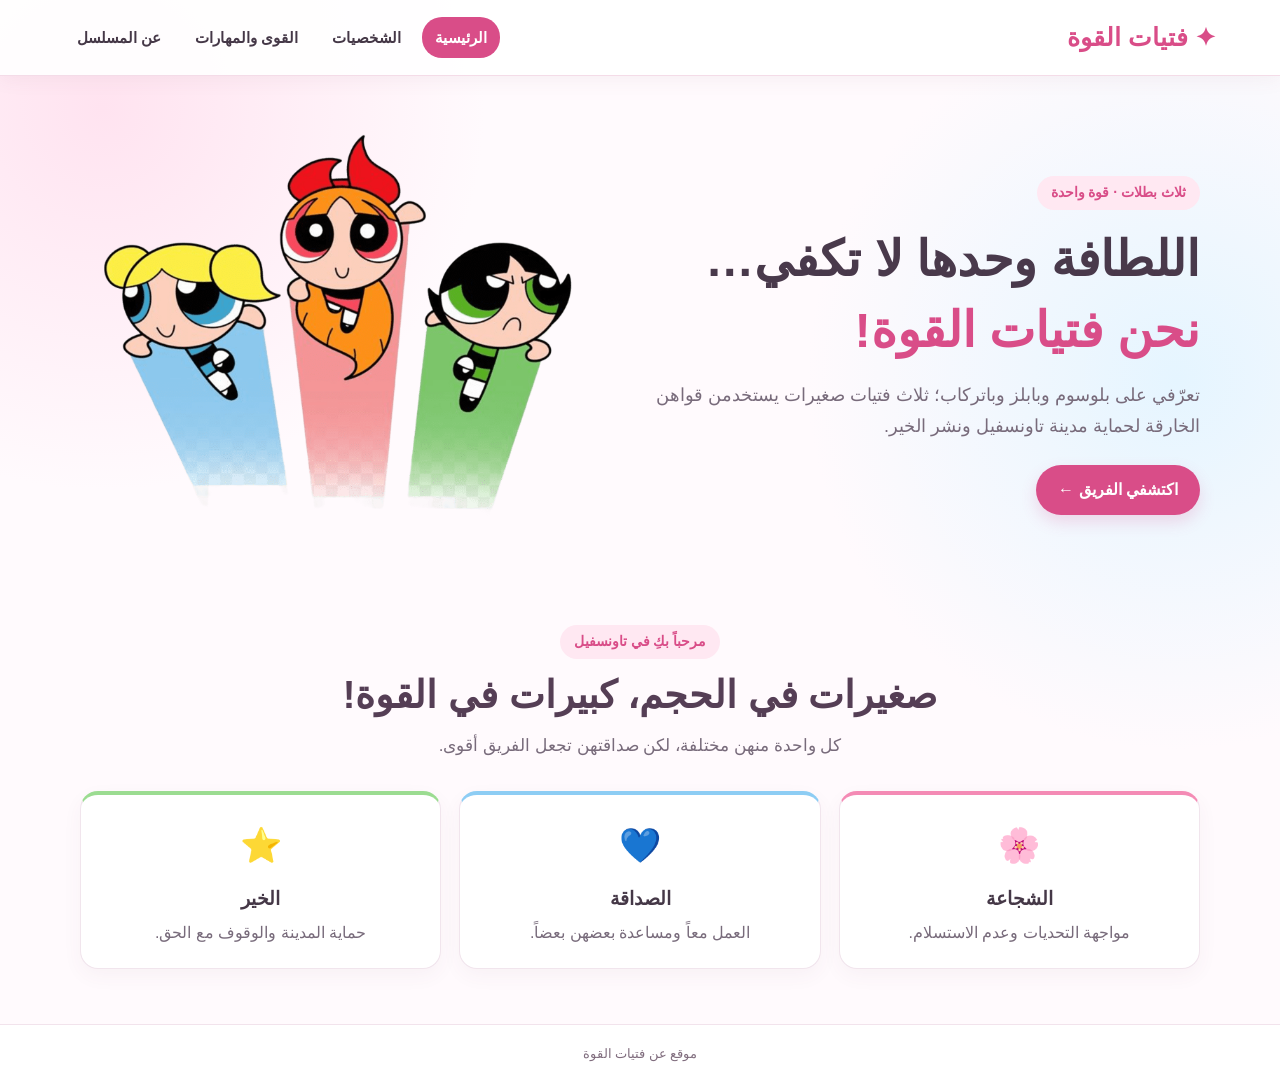
<file: index.html>
<!doctype html>
<html lang="ar" dir="rtl">
<head>
  <meta charset="utf-8">
  <meta name="viewport" content="width=device-width, initial-scale=1">
  <title>فتيات القوة | الرئيسية</title>
  <link rel="stylesheet" href="css/style.css">
</head>
<body>

  <header class="site-header">
    <a class="logo" href="index.html">✦ فتيات القوة</a>
    <nav class="main-nav">
      <a class="active" href="index.html">الرئيسية</a>
      <a href="girls.html">الشخصيات</a>
      <a href="powers.html">القوى والمهارات</a>
      <a href="about.html">عن المسلسل</a>
    </nav>
  </header>

  <main>
    <section class="hero page-width">
  <div class="hero-copy">
    <span class="tag">ثلاث بطلات · قوة واحدة</span>
    <h1>اللطافة وحدها لا تكفي…<br><span>نحن فتيات القوة!</span></h1>
    <p>تعرّفي على بلوسوم وبابلز وباتركاب؛ ثلاث فتيات صغيرات يستخدمن قواهن الخارقة لحماية مدينة تاونسفيل ونشر الخير.</p>
    <a class="primary-button" href="girls.html">اكتشفي الفريق ←</a>
  </div>
  
  <div class="art">
    <img src="img/powerpuff.png" alt="فتيات القوة" class="art-image">
  </div>
</section>

    <section class="page-width welcome">
      <div class="section-heading">
        <span class="tag">مرحباً بكِ في تاونسفيل</span>
        <h2>صغيرات في الحجم، كبيرات في القوة!</h2>
        <p>كل واحدة منهن مختلفة، لكن صداقتهن تجعل الفريق أقوى.</p>
      </div>
      <div class="mini-cards">
        <article class="mini-card pink-card">
          <span>🌸</span>
          <h3>الشجاعة</h3>
          <p>مواجهة التحديات وعدم الاستسلام.</p>
        </article>
        <article class="mini-card blue-card">
          <span>💙</span>
          <h3>الصداقة</h3>
          <p>العمل معاً ومساعدة بعضهن بعضاً.</p>
        </article>
        <article class="mini-card green-card">
          <span>⭐</span>
          <h3>الخير</h3>
          <p>حماية المدينة والوقوف مع الحق.</p>
        </article>
      </div>
    </section>
  </main>

  <footer>
     موقع  عن فتيات القوة   
  </footer>

</body>
</html>
</file>
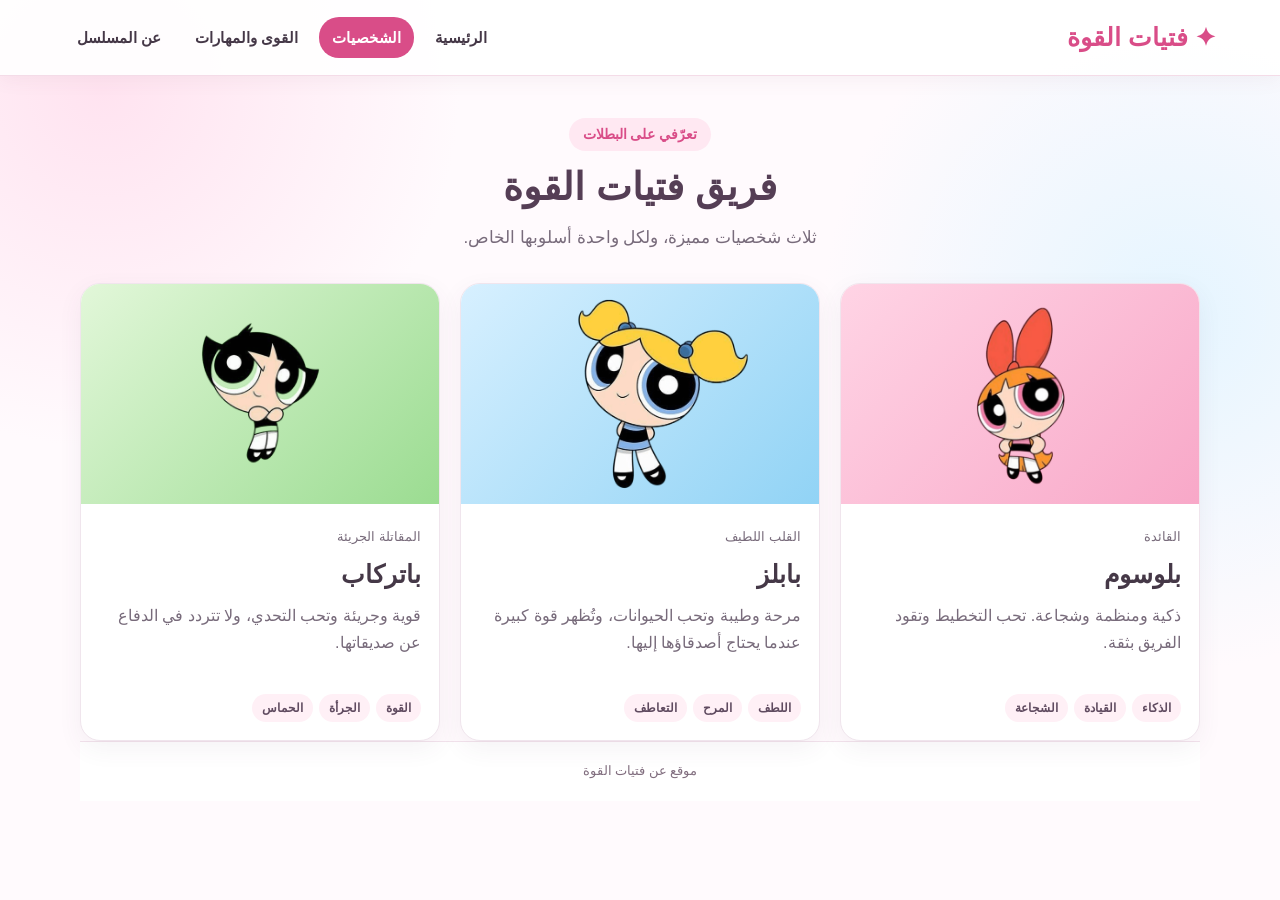
<file: girls.html>
<!doctype html>
<html lang="ar" dir="rtl">
<head>
  <meta charset="utf-8">
  <meta name="viewport" content="width=device-width, initial-scale=1">
  <title>فتيات القوة | الشخصيات</title>
  <link rel="stylesheet" href="css/style.css">
</head>
<body>

  <header class="site-header">
    <a class="logo" href="index.html">✦ فتيات القوة</a>
    <nav class="main-nav">
      <a href="index.html">الرئيسية</a>
      <a class="active" href="girls.html">الشخصيات</a>
      <a href="powers.html">القوى والمهارات</a>
      <a href="about.html">عن المسلسل</a>
    </nav>
  </header>

  <main class="page-width inner-page">
    <div class="section-heading">
      <span class="tag">تعرّفي على البطلات</span>
      <h1>فريق فتيات القوة</h1>
      <p>ثلاث شخصيات مميزة، ولكل واحدة أسلوبها الخاص.</p>
    </div>

<section class="character-grid">

    <article class="character-card">
        <div class="character-art art-pink">
            <img src="img/Blossom_.png" alt="بلوسوم">
        </div>
        <div class="character-info">
            <small>القائدة</small>
            <h2>بلوسوم</h2>
            <p>ذكية ومنظمة وشجاعة. تحب التخطيط وتقود الفريق بثقة.</p>
            <div class="traits">
                <b>الذكاء</b>
                <b>القيادة</b>
                <b>الشجاعة</b>
            </div>
        </div>
    </article>

    <article class="character-card">
        <div class="character-art art-blue">
            <img src="img/bubbles.png" alt="بابلز">
        </div>
        <div class="character-info">
            <small>القلب اللطيف</small>
            <h2>بابلز</h2>
            <p>مرحة وطيبة وتحب الحيوانات، وتُظهر قوة كبيرة عندما يحتاج أصدقاؤها إليها.</p>
            <div class="traits">
                <b>اللطف</b>
                <b>المرح</b>
                <b>التعاطف</b>
            </div>
        </div>
    </article>

    <article class="character-card">
        <div class="character-art art-green">
            <img src="img/buttercup.png" alt="باتركاب">
        </div>
        <div class="character-info">
            <small>المقاتلة الجريئة</small>
            <h2>باتركاب</h2>
            <p>قوية وجريئة وتحب التحدي، ولا تتردد في الدفاع عن صديقاتها.</p>
            <div class="traits">
                <b>القوة</b>
                <b>الجرأة</b>
                <b>الحماس</b>
            </div>
        </div>
    </article>

</section>


 
  <footer>
     موقع  عن فتيات القوة   
  </footer>

</body>
</html>
</file>
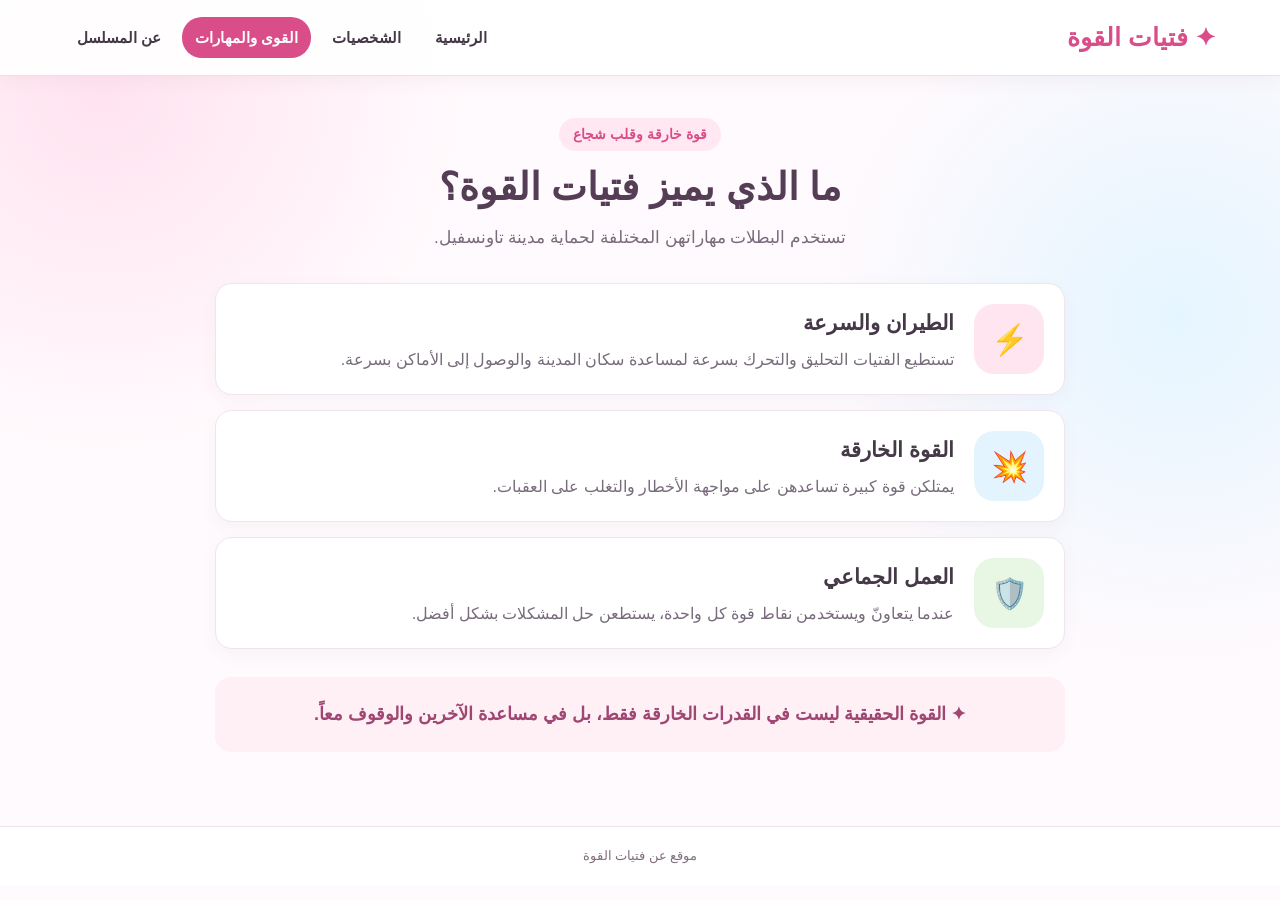
<file: powers.html>
<!doctype html>
<html lang="ar" dir="rtl">
<head>
  <meta charset="utf-8">
  <meta name="viewport" content="width=device-width, initial-scale=1">
  <title>فتيات القوة | القوى والمهارات</title>
  <link rel="stylesheet" href="css/style.css">
</head>
<body>

  <header class="site-header">
    <a class="logo" href="index.html">✦ فتيات القوة</a>
    <nav class="main-nav">
      <a href="index.html">الرئيسية</a>
      <a href="girls.html">الشخصيات</a>
      <a class="active" href="powers.html">القوى والمهارات</a>
      <a href="about.html">عن المسلسل</a>
    </nav>
  </header>

  <main class="page-width inner-page">
    <div class="section-heading">
      <span class="tag">قوة خارقة وقلب شجاع</span>
      <h1>ما الذي يميز فتيات القوة؟</h1>
      <p>تستخدم البطلات مهاراتهن المختلفة لحماية مدينة تاونسفيل.</p>
    </div>

    <section class="power-list">
      <article class="power-row">
        <div class="power-icon pink-bg">⚡</div>
        <div>
          <h2>الطيران والسرعة</h2>
          <p>تستطيع الفتيات التحليق والتحرك بسرعة لمساعدة سكان المدينة والوصول إلى الأماكن بسرعة.</p>
        </div>
      </article>

      <article class="power-row">
        <div class="power-icon blue-bg">💥</div>
        <div>
          <h2>القوة الخارقة</h2>
          <p>يمتلكن قوة كبيرة تساعدهن على مواجهة الأخطار والتغلب على العقبات.</p>
        </div>
      </article>

      <article class="power-row">
        <div class="power-icon green-bg">🛡️</div>
        <div>
          <h2>العمل الجماعي</h2>
          <p>عندما يتعاونّ ويستخدمن نقاط قوة كل واحدة، يستطعن حل المشكلات بشكل أفضل.</p>
        </div>
      </article>
    </section>

    <aside class="quote-card">
      ✦ القوة الحقيقية ليست في القدرات الخارقة فقط، بل في مساعدة الآخرين والوقوف معاً.
    </aside>
  </main>

  
  <footer>
     موقع  عن فتيات القوة   
  </footer>

</body>
</html>
</file>
<file: css/style.css>
/* =====================================
   1. عمل متغير الاوان
   ===================================== */
:root {
  --pink: #f48bb5;
  --pink-dark: #d94d88;
  --blue: #8dcdf4;
  --green: #9bdc91;
  --ink: #453847;
  --muted: #786b7b;
}

* {
  box-sizing: border-box;
}

html {
  scroll-behavior: smooth;
}

body {
  min-height: 100vh;
  margin: 0;
  color: var(--ink);
  background:
    radial-gradient(circle at 8% 10%, #ffe3f0 0, transparent 25%),
    radial-gradient(circle at 92% 35%, #e5f5ff 0, transparent 27%),
    #fffafd;
  font-family: Tahoma, Arial, sans-serif;
  line-height: 1.7;
}

.site-header {
  display: flex;
  justify-content: space-between;
  align-items: center;
  flex-wrap: wrap;
  gap: 14px;
  padding: 16px 5%;
  background: #ffffffed;
  border-bottom: 1px solid #f4dce8;
  box-shadow: 0 4px 18px #7b4b6710;
}

.logo {
  color: var(--pink-dark);
  font-size: 25px;
  font-weight: bold;
  text-decoration: none;
  white-space: nowrap;
}

.main-nav {
  display: flex;
  justify-content: center;
  align-items: center;
  flex-wrap: wrap;
  gap: 8px;
}

.main-nav a {
  padding: 8px 13px;
  color: var(--ink);
  border-radius: 20px;
  font-size: 15px;
  font-weight: bold;
  text-decoration: none;
  transition: 0.2s ease;
}

.main-nav a:hover,
.main-nav a.active {
  color: white;
  background: var(--pink-dark);
}

.page-width {
  width: min(1120px, 90%);
  margin: 0 auto;
}

.inner-page {
  min-height: calc(100vh - 150px);
  padding: 42px 0 55px;
}

.tag {
  display: inline-block;
  padding: 5px 14px;
  color: var(--pink-dark);
  background: #ffe8f2;
  border-radius: 30px;
  font-size: 14px;
  font-weight: bold;
}

.section-heading {
  margin: 0 auto 30px;
  text-align: center;
}

.section-heading h1,
.section-heading h2 {
  margin: 10px 0;
  color: #553e55;
  font-size: clamp(26px, 4vw, 38px);
  line-height: 1.4;
}

.section-heading p {
  margin: 0;
  color: var(--muted);
  font-size: 17px;
}

.art .art-image {
  width: 100%;
  max-width: 520px; 
  height: auto;
  border-radius: 24px; 
  display: block;
  margin: 0 auto;
  object-fit: cover;
}

.hero {
  display: grid;
  grid-template-columns: 1.05fr 0.95fr;
  align-items: center;
  gap: 35px;
  min-height: 440px;
  padding: 35px 0 25px;
}

.hero-copy h1 {
  margin: 14px 0;
  color: #49394b;
  font-size: clamp(32px, 4.5vw, 49px);
  line-height: 1.45;
}

.hero-copy h1 span {
  color: var(--pink-dark);
}

.hero-copy p {
  max-width: 550px;
  margin: 0 0 24px;
  color: var(--muted);
  font-size: 18px;
}

.primary-button {
  display: inline-block;
  padding: 11px 22px;
  color: white;
  background: var(--pink-dark);
  border-radius: 28px;
  box-shadow: 0 7px 16px #d94d8830;
  font-weight: bold;
  text-decoration: none;
  transition: 0.2s ease;
}

.primary-button:hover {
  background: #bd3973;
  transform: translateY(-3px);
}

.hero-art {
  position: relative;
  display: flex;
  justify-content: center;
  align-items: center;
  min-height: 330px;
  overflow: hidden;
  background: linear-gradient(140deg, #ffe1ee, #e5f5ff);
  border: 1px solid #f6d9e8;
  border-radius: 45% 55% 48% 52% / 55% 43% 57% 45%;
}

.bubble {
  position: absolute;
  display: grid;
  place-items: center;
  width: 105px;
  height: 105px;
  color: white;
  border: 5px solid #ffffffc9;
  border-radius: 50%;
  box-shadow: 0 10px 20px #58405a22;
  font-size: 45px;
  font-weight: bold;
}

.pink {
  top: 50px;
  right: 22%;
  background: var(--pink);
  transform: rotate(-10deg);
}

.blue {
  bottom: 42px;
  right: 10%;
  background: #75bde9;
  transform: rotate(8deg);
}

.green {
  bottom: 48px;
  left: 12%;
  background: #8acb79;
  transform: rotate(-7deg);
}

.hero-word {
  position: absolute;
  top: 39%;
  left: 35%;
  color: white;
  font-size: 23px;
  line-height: 1.1;
  text-align: center;
  text-shadow: 0 3px 8px #8b4d75;
  transform: rotate(-8deg);
}

.sparkle {
  position: absolute;
  color: white;
  font-size: 32px;
}

.s1 {
  top: 30px;
  left: 20%;
}

.s2 {
  right: 12%;
  bottom: 25px;
}

.welcome {
  padding: 20px 0 55px;
}

.mini-cards {
  display: grid;
  grid-template-columns: repeat(3, 1fr);
  gap: 18px;
}

.mini-card {
  padding: 22px;
  text-align: center;
  background: white;
  border: 1px solid #f1e5ed;
  border-radius: 18px;
  box-shadow: 0 7px 20px #65405b0c;
}

.mini-card > span {
  font-size: 34px;
}

.mini-card h3 {
  margin: 8px 0 4px;
}

.mini-card p {
  margin: 0;
  color: var(--muted);
}

.pink-card {
  border-top: 4px solid var(--pink);
}

.blue-card {
  border-top: 4px solid var(--blue);
}

.green-card {
  border-top: 4px solid var(--green);
}

.character-grid {
  display: grid;
  grid-template-columns: repeat(3, 1fr);
  gap: 20px;
}

.character-card {
  overflow: hidden;
  background: white;
  border: 1px solid #f0e5ed;
  border-radius: 20px;
  box-shadow: 0 8px 24px #65405b10;
}

.character-art {
  position: relative;
  display: grid;
  place-items: center;
  height: 190px;
  overflow: hidden;
}

.art-pink {
  background: linear-gradient(135deg, #ffd4e5, #f8a8c8);
}

.art-blue {
  background: linear-gradient(135deg, #d7f0ff, #91d3f5);
}

.art-green {
  background: linear-gradient(135deg, #e2f7d9, #9bdc91);
}

.character-art span {
  display: grid;
  place-items: center;
  width: 112px;
  height: 112px;
  color: white;
  background: #ffffff55;
  border: 4px solid #ffffffc9;
  border-radius: 50%;
  font-size: 65px;
  font-weight: bold;
  text-shadow: 0 3px 8px #59415b55;
}

.character-art i {
  position: absolute;
  top: 20px;
  left: 25px;
  color: white;
  font-size: 35px;
}

.character-info {
  padding: 18px;
}

.character-info small {
  color: var(--muted);
}

.character-info h2 {
  margin: 3px 0 7px;
  font-size: 25px;
}

.character-info p {
  min-height: 78px;
  margin: 0 0 14px;
  color: var(--muted);
}

.traits {
  display: flex;
  flex-wrap: wrap;
  gap: 6px;
}

.traits b {
  padding: 4px 10px;
  color: #604b60;
  background: #fff0f6;
  border-radius: 20px;
  font-size: 12px;
}

.power-list {
  display: grid;
  gap: 15px;
  max-width: 850px;
  margin: 0 auto;
}

.power-row {
  display: flex;
  align-items: center;
  gap: 20px;
  padding: 20px;
  background: white;
  border: 1px solid #f0e5ed;
  border-radius: 17px;
  box-shadow: 0 6px 18px #65405b0b;
}

.power-icon {
  display: grid;
  flex: 0 0 70px;
  place-items: center;
  width: 70px;
  height: 70px;
  border-radius: 20px;
  font-size: 30px;
}

.pink-bg {
  background: #ffe5f0;
}

.blue-bg {
  background: #e3f4ff;
}

.green-bg {
  background: #e8f7e3;
}

.power-row h2 {
  margin: 0 0 5px;
  font-size: 21px;
}

.power-row p {
  margin: 0;
  color: var(--muted);
}

.quote-card {
  max-width: 850px;
  margin: 28px auto 0;
  padding: 22px;
  color: #9f4772;
  background: #fff0f6;
  border-radius: 16px;
  text-align: center;
  font-size: 18px;
  font-weight: bold;
}

.about-panel {
  display: flex;
  align-items: center;
  gap: 25px;
  max-width: 900px;
  margin: 0 auto 25px;
  padding: 30px;
  background: white;
  border: 1px solid #f0e5ed;
  border-radius: 20px;
  box-shadow: 0 8px 24px #65405b0d;
}

.flower {
  display: grid;
  flex: 0 0 150px;
  place-items: center;
  width: 150px;
  height: 150px;
  color: white;
  background: linear-gradient(135deg, #f6a5c7, #b7dff7);
  border-radius: 45% 55% 50% 50%;
  font-size: 75px;
}

.about-panel h2 {
  margin: 0 0 8px;
}

.about-panel p {
  margin: 0 0 10px;
  color: var(--muted);
}

.facts {
  display: grid;
  grid-template-columns: repeat(3, 1fr);
  gap: 15px;
  max-width: 900px;
  margin: 0 auto 25px;
}

.facts div {
  display: flex;
  flex-direction: column;
  align-items: center;
  gap: 5px;
  padding: 20px 10px;
  background: white;
  border: 1px solid #f0e5ed;
  border-radius: 16px;
}

.facts strong {
  color: var(--pink-dark);
  font-size: 23px;
}

.facts span {
  color: var(--muted);
  font-size: 14px;
}

.back-button {
  display: table;
  margin: 0 auto;
}


.character-art {
    height: 220px;
    overflow: hidden;
    display: flex;
    justify-content: center;
    align-items: center;
}

.character-art img {
    width: 100%;
    height: 100%;
    object-fit: contain;
    padding: 10px;
    transition: transform 0.3s ease;
}

.character-card:hover .character-art img {
    transform: scale(1.08);
}

.video-section {
  margin: 50px 0;
  text-align: center;
}

.video-container {
  width: 90%;
  max-width: 900px;
  margin: 25px auto;
  overflow: hidden;
  border-radius: 20px;
  background: #111;
  box-shadow: 0 10px 30px rgba(0, 0, 0, 0.15);
  border: 3px solid #f5b8d5;
}

.video-container video {
  width: 100%;
  display: block;
}

footer {
  padding: 18px 12px;
  color: #806d7e;
  background: white;
  border-top: 1px solid #f2e3ec;
  font-size: 13px;
  text-align: center;
}
</file>
